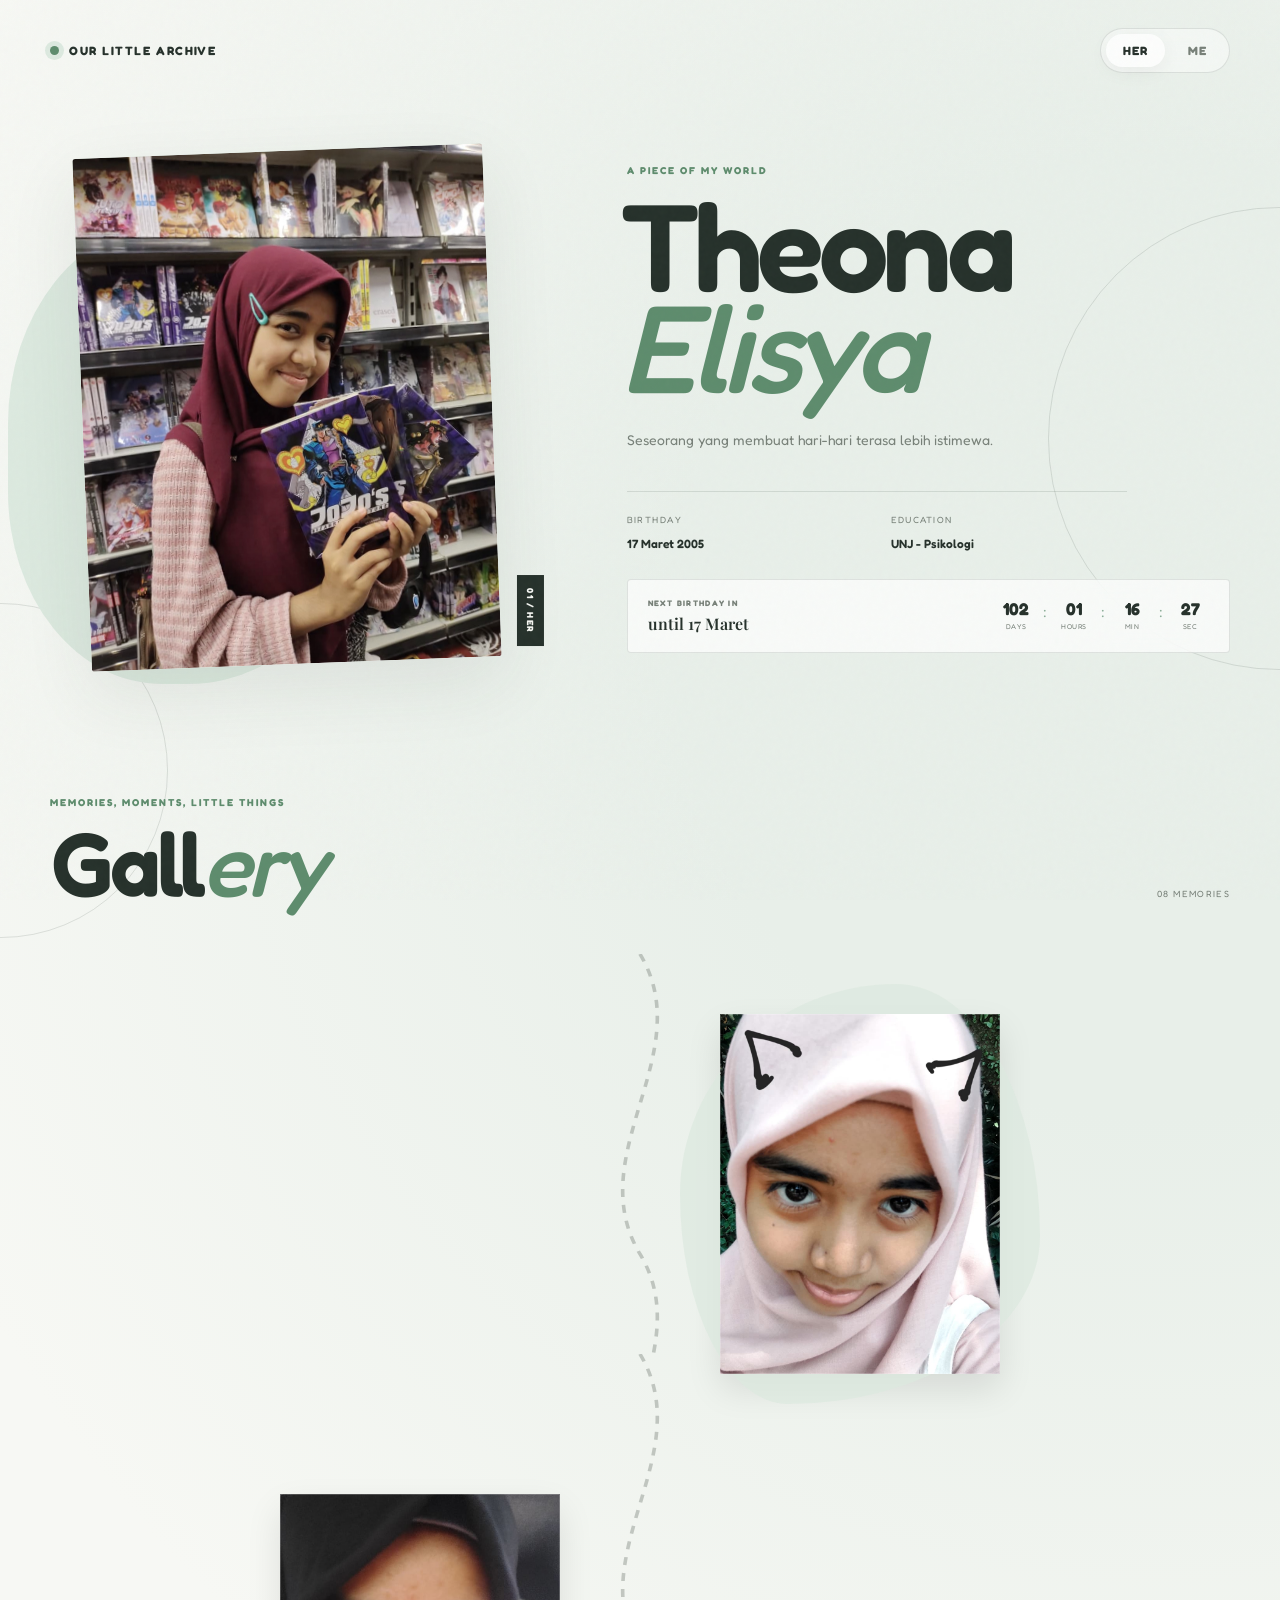
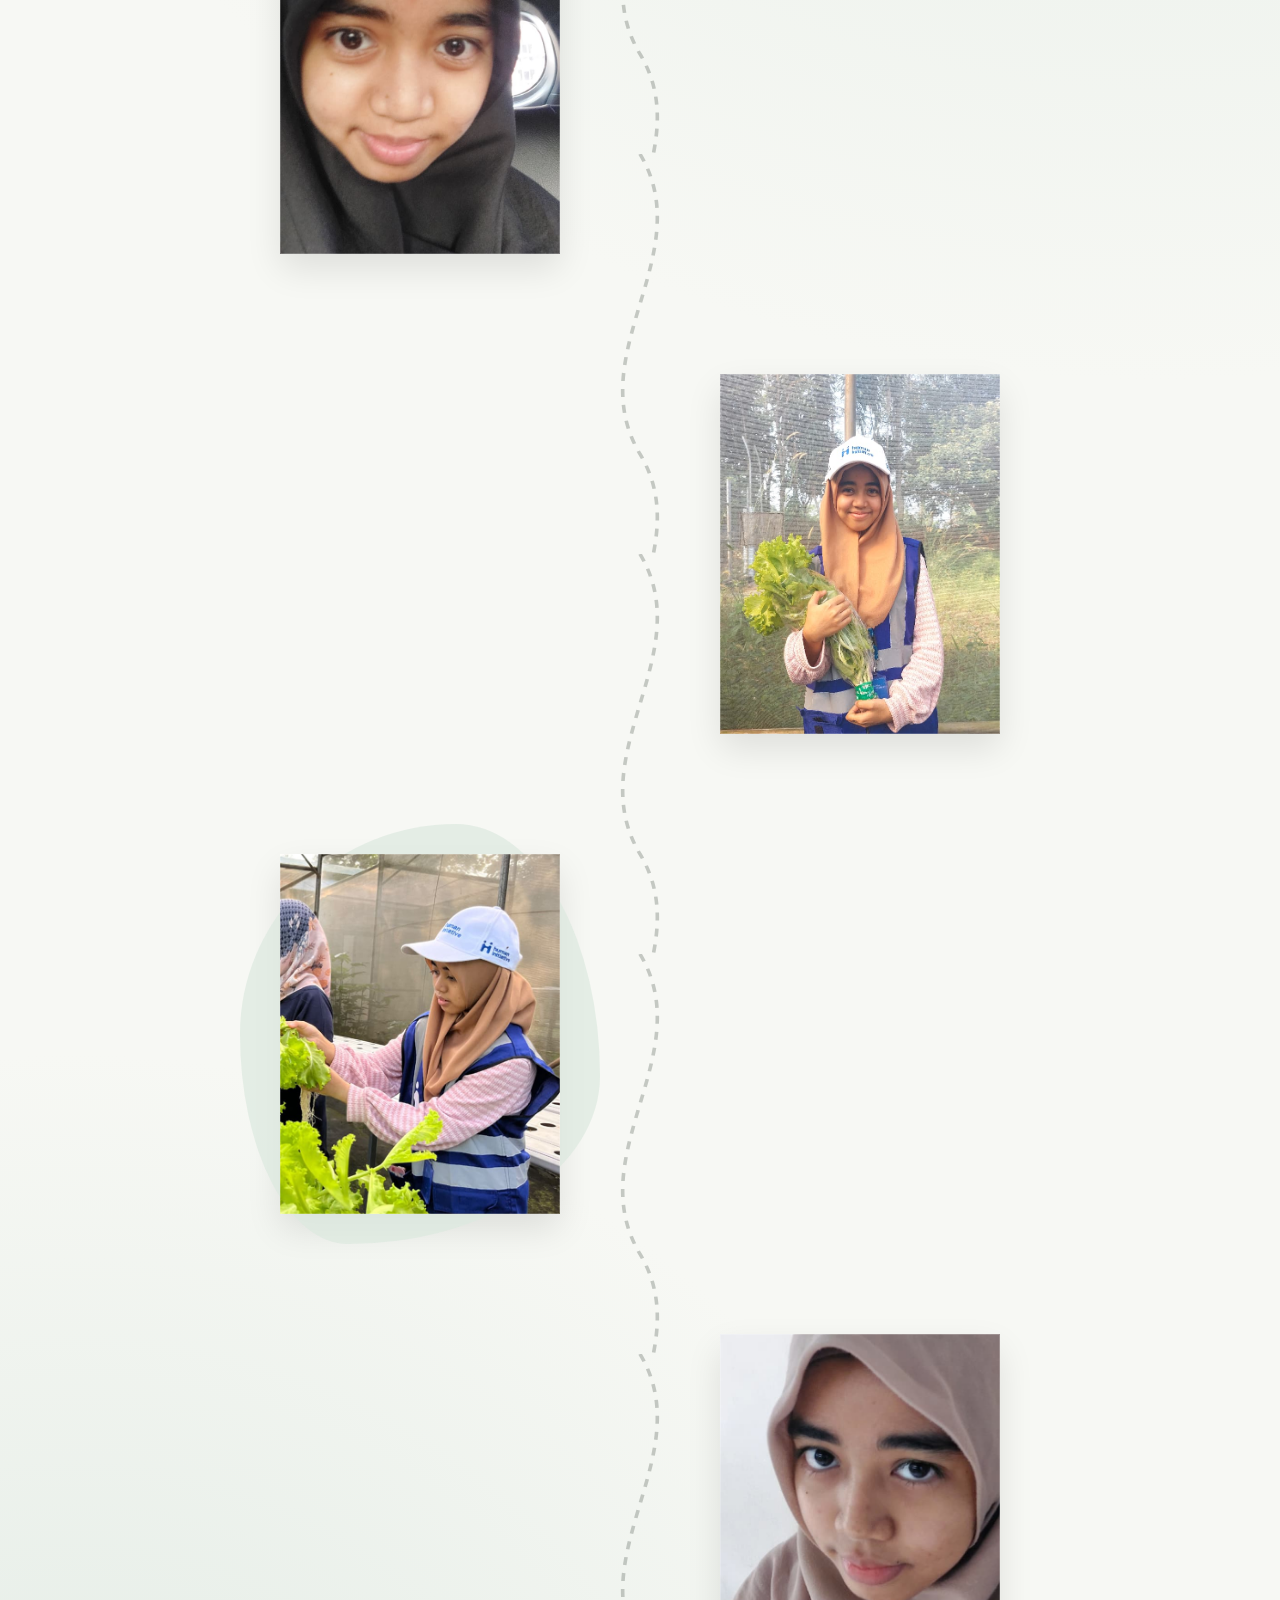
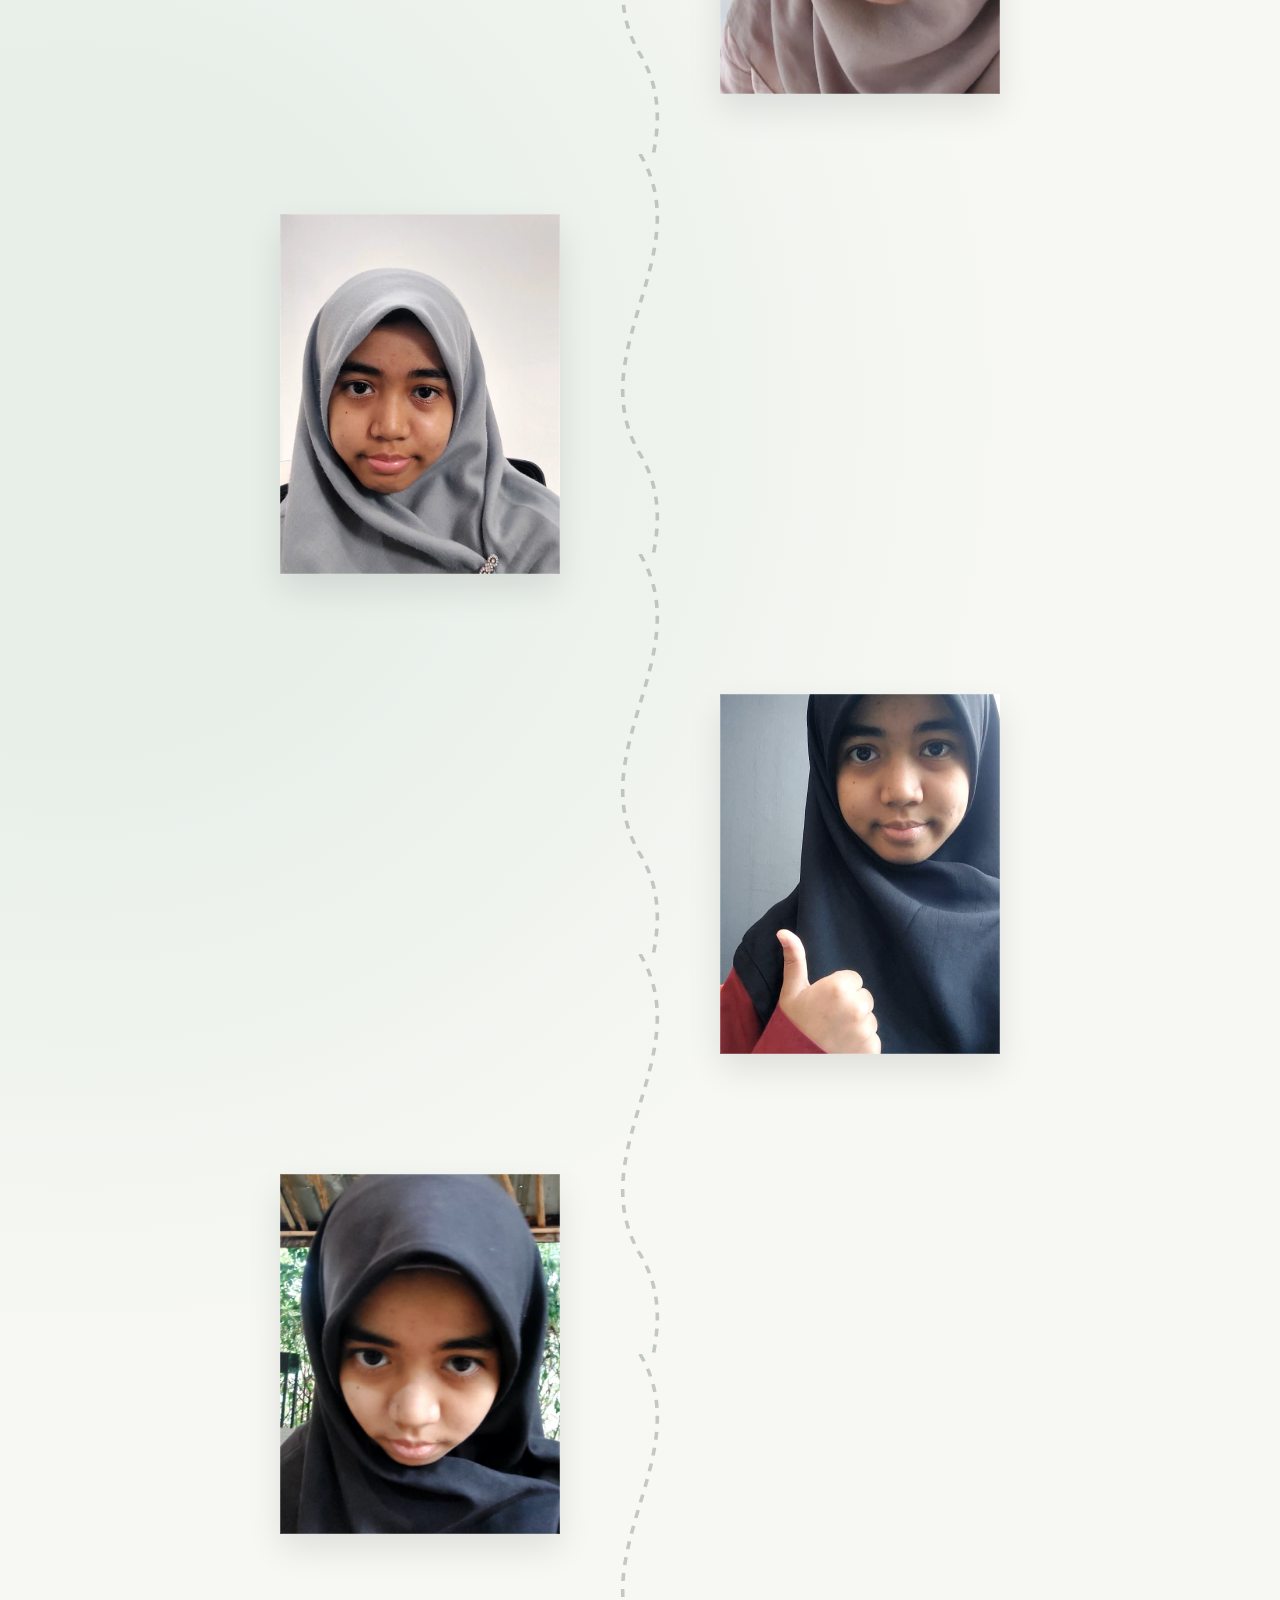
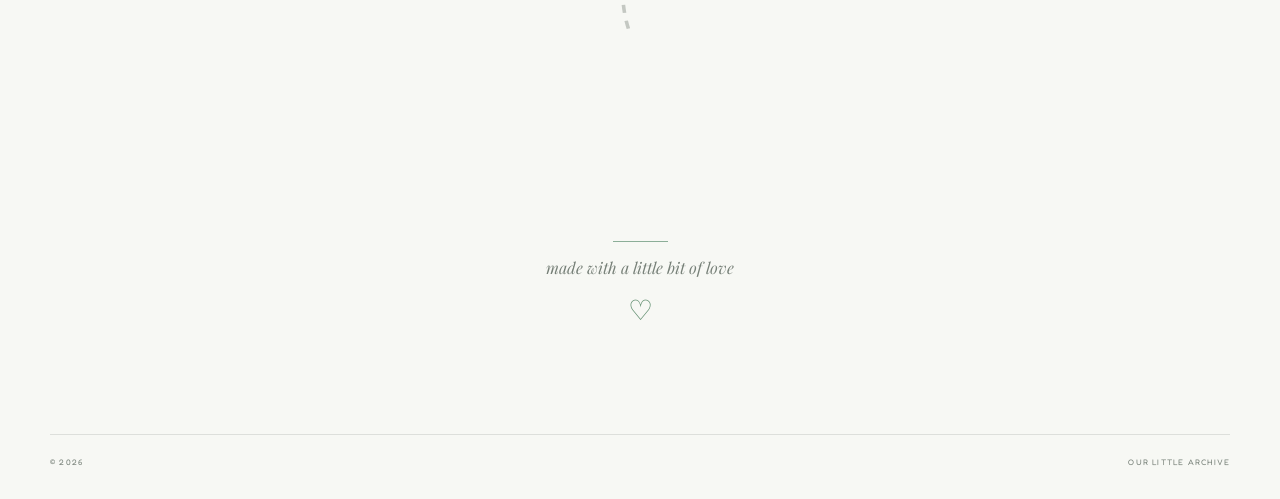
<file: index.html>
<!DOCTYPE html>
<html lang="id">
<head>
  <meta charset="UTF-8" />
  <meta name="viewport" content="width=device-width, initial-scale=1.0" />
  <meta name="description" content="A little gallery of someone special." />
  <title>Her — Our Little Gallery</title>

  <link rel="preconnect" href="https://fonts.googleapis.com">
  <link rel="preconnect" href="https://fonts.gstatic.com" crossorigin>
  <link href="https://fonts.googleapis.com/css2?family=Fredoka:wght@300..700&family=DM+Sans:wght@400;500;600;700&family=Playfair+Display:wght@500;600;700&display=swap" rel="stylesheet">
  <link rel="stylesheet" href="style.css" />
</head>

<body class="theme-green" data-birthday="2005-03-17T00:00:00">
  <div class="noise"></div>

  <header class="topbar">
    <a class="brand" href="index.html">
      <span class="brand-dot"></span>
      our little archive
    </a>

    <nav class="page-nav" aria-label="Navigasi halaman">
      <a class="nav-link active" href="index.html">Her</a>
      <a class="nav-link" href="me.html">Me</a>
    </nav>
  </header>

  <main>
    <section class="hero section-reveal">
      <div class="hero-photo-wrap">
        <div class="photo-frame hero-photo">
          <img src="images/partner/hero.jpg" alt="Foto utama" />
          <div class="image-fallback">YOUR<br>PHOTO</div>
        </div>
        <span class="photo-tag">01 / HER</span>
      </div>

      <div class="hero-content">
        <p class="eyebrow">a piece of my world</p>
        <h1>Theona <em>Elisya</em></h1>
        <p class="hero-description">
          Seseorang yang membuat hari-hari terasa lebih istimewa.
        </p>

        <div class="details">
          <div class="detail">
            <span>Birthday</span>
            <strong>17 Maret 2005</strong>
          </div>
          <div class="detail">
            <span>Education</span>
            <strong>UNJ - Psikologi</strong>
          </div>
        </div>

        <div class="countdown-card">
          <div>
            <span class="countdown-label">next birthday in</span>
            <strong id="countdown-title">Counting the days...</strong>
          </div>
          <div class="countdown" id="countdown">
            <div><b data-unit="days">00</b><span>days</span></div>
            <i>:</i>
            <div><b data-unit="hours">00</b><span>hours</span></div>
            <i>:</i>
            <div><b data-unit="minutes">00</b><span>min</span></div>
            <i>:</i>
            <div><b data-unit="seconds">00</b><span>sec</span></div>
          </div>
        </div>
      </div>
    </section>

    <section class="gallery-section">
      <div class="section-heading section-reveal">
        <div>
          <p class="eyebrow">memories, moments, little things</p>
          <h2>Gall<em>ery</em></h2>
        </div>
        <span class="gallery-count">08 memories</span>
      </div>

      <div class="gallery">
        <figure class="gallery-item item-tall section-reveal">
          <img src="images/partner/01.jpg" alt="Memory 01" loading="lazy">
          <figcaption><span>01</span><span>favorite frame</span></figcaption>
        </figure>

        <figure class="gallery-item item-wide section-reveal">
          <img src="images/partner/02.jpg" alt="Memory 02" loading="lazy">
          <figcaption><span>02</span><span>soft afternoon</span></figcaption>
        </figure>

        <figure class="gallery-item section-reveal">
          <img src="images/partner/03.jpg" alt="Memory 03" loading="lazy">
          <figcaption><span>03</span><span>little smile</span></figcaption>
        </figure>

        <figure class="gallery-item item-tall section-reveal">
          <img src="images/partner/04.jpg" alt="Memory 04" loading="lazy">
          <figcaption><span>04</span><span>somewhere with you</span></figcaption>
        </figure>

        <figure class="gallery-item item-wide section-reveal">
          <img src="images/partner/05.jpg" alt="Memory 05" loading="lazy">
          <figcaption><span>05</span><span>another day</span></figcaption>
        </figure>

        <figure class="gallery-item section-reveal">
          <img src="images/partner/06.jpg" alt="Memory 06" loading="lazy">
          <figcaption><span>06</span><span>my favorite person</span></figcaption>
        </figure>

        <figure class="gallery-item section-reveal">
          <img src="images/partner/07.jpg" alt="Memory 06" loading="lazy">
          <figcaption><span>07</span><span>my gemesss</span></figcaption>
        </figure>

        <figure class="gallery-item section-reveal">
          <img src="images/partner/08.jpg" alt="Memory 06" loading="lazy">
          <figcaption><span>08</span><span>scary and cute</span></figcaption>
        </figure>
      </div>
    </section>

    <section class="closing section-reveal">
      <span class="closing-line"></span>
      <p>made with a little bit of love</p>
      <span class="closing-heart">♡</span>
    </section>
  </main>

  <footer class="footer">
    <span>© 2026</span>
    <span>our little archive</span>
  </footer>

  <script src="script.js"></script>
</body>
</html>
</file>
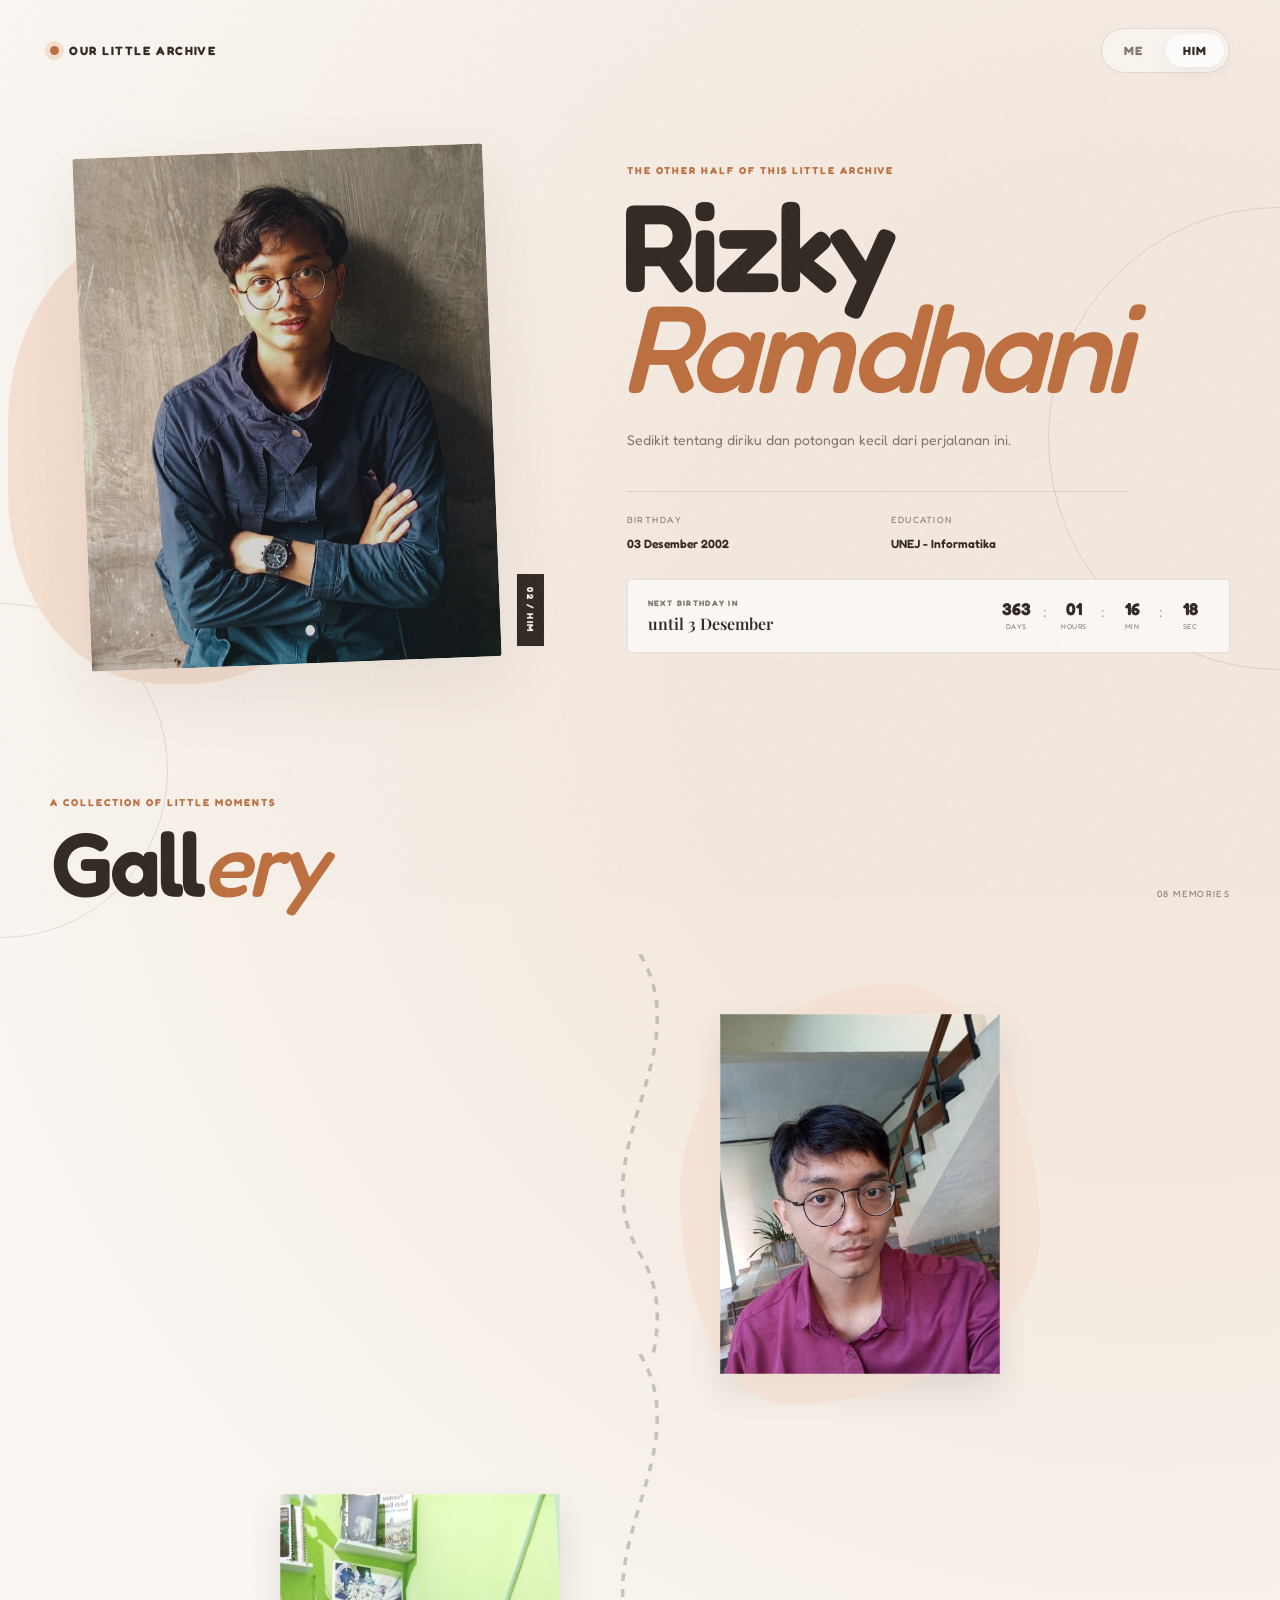
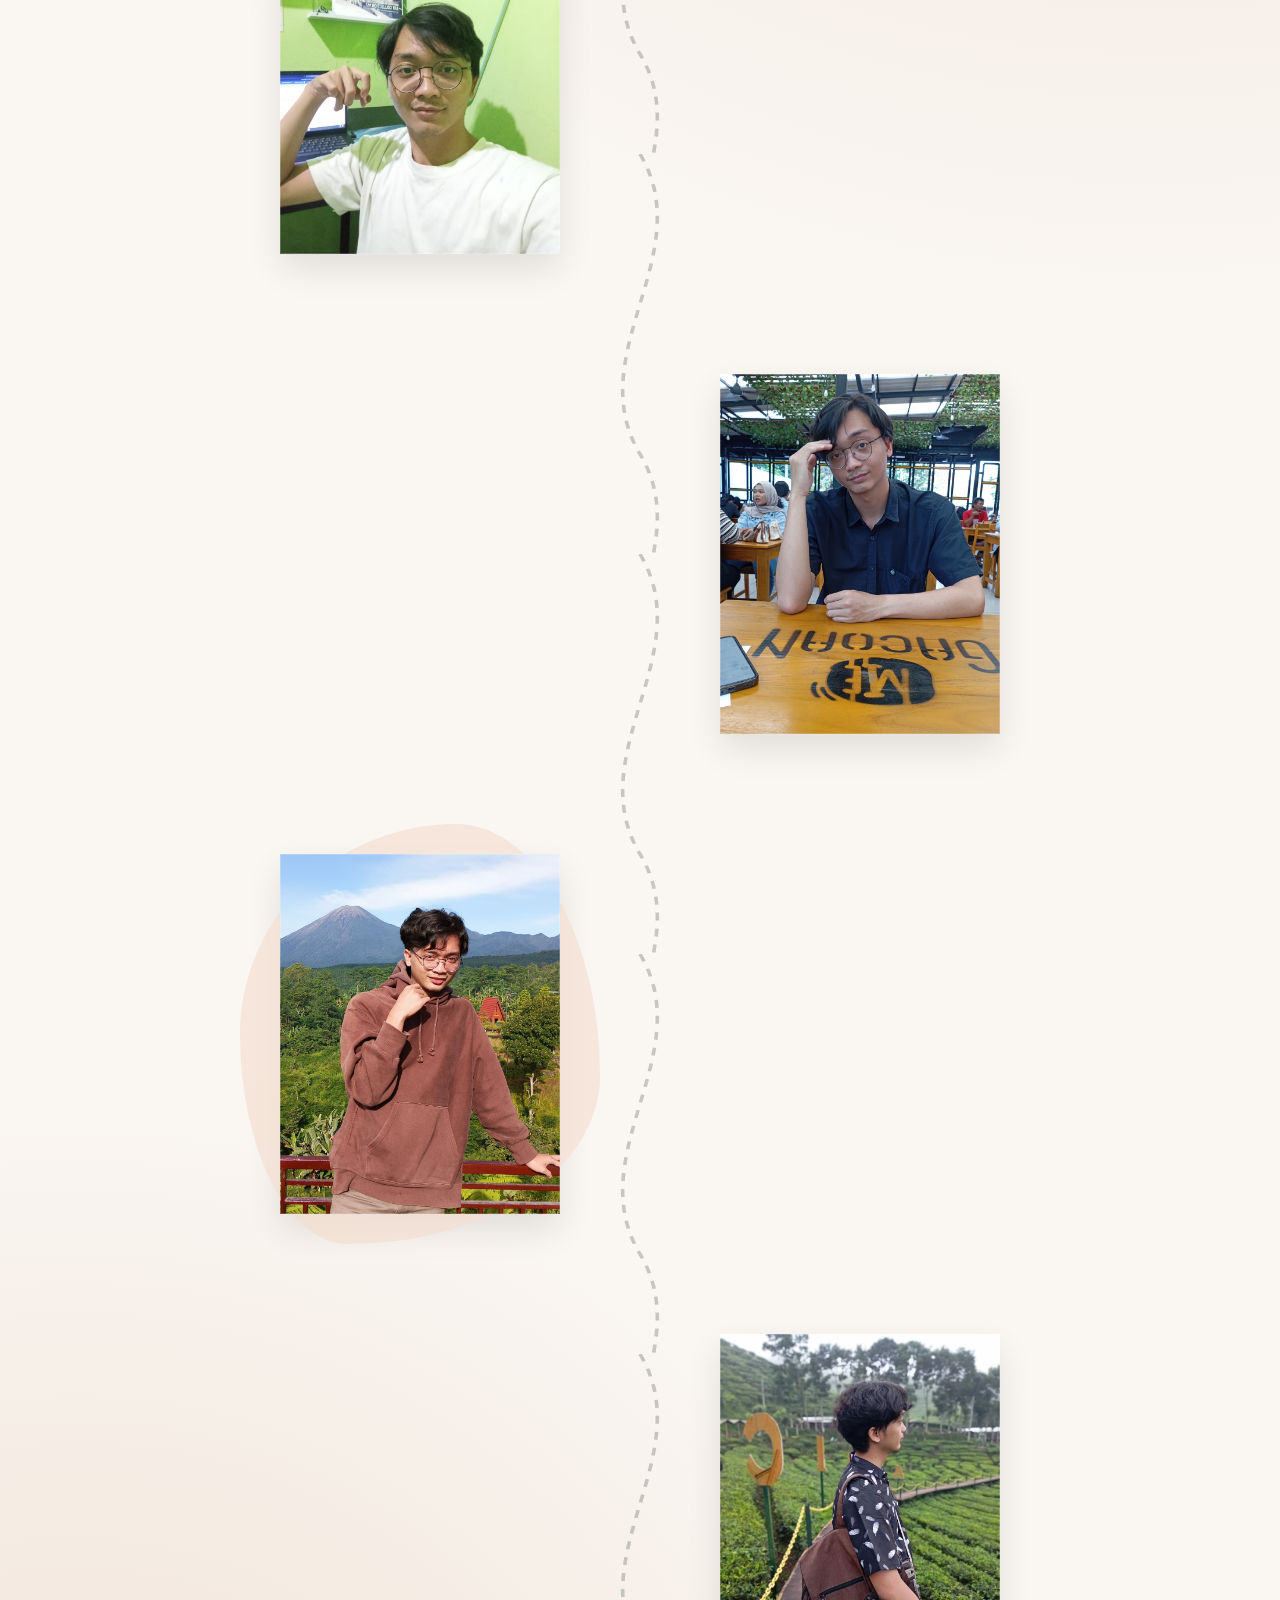
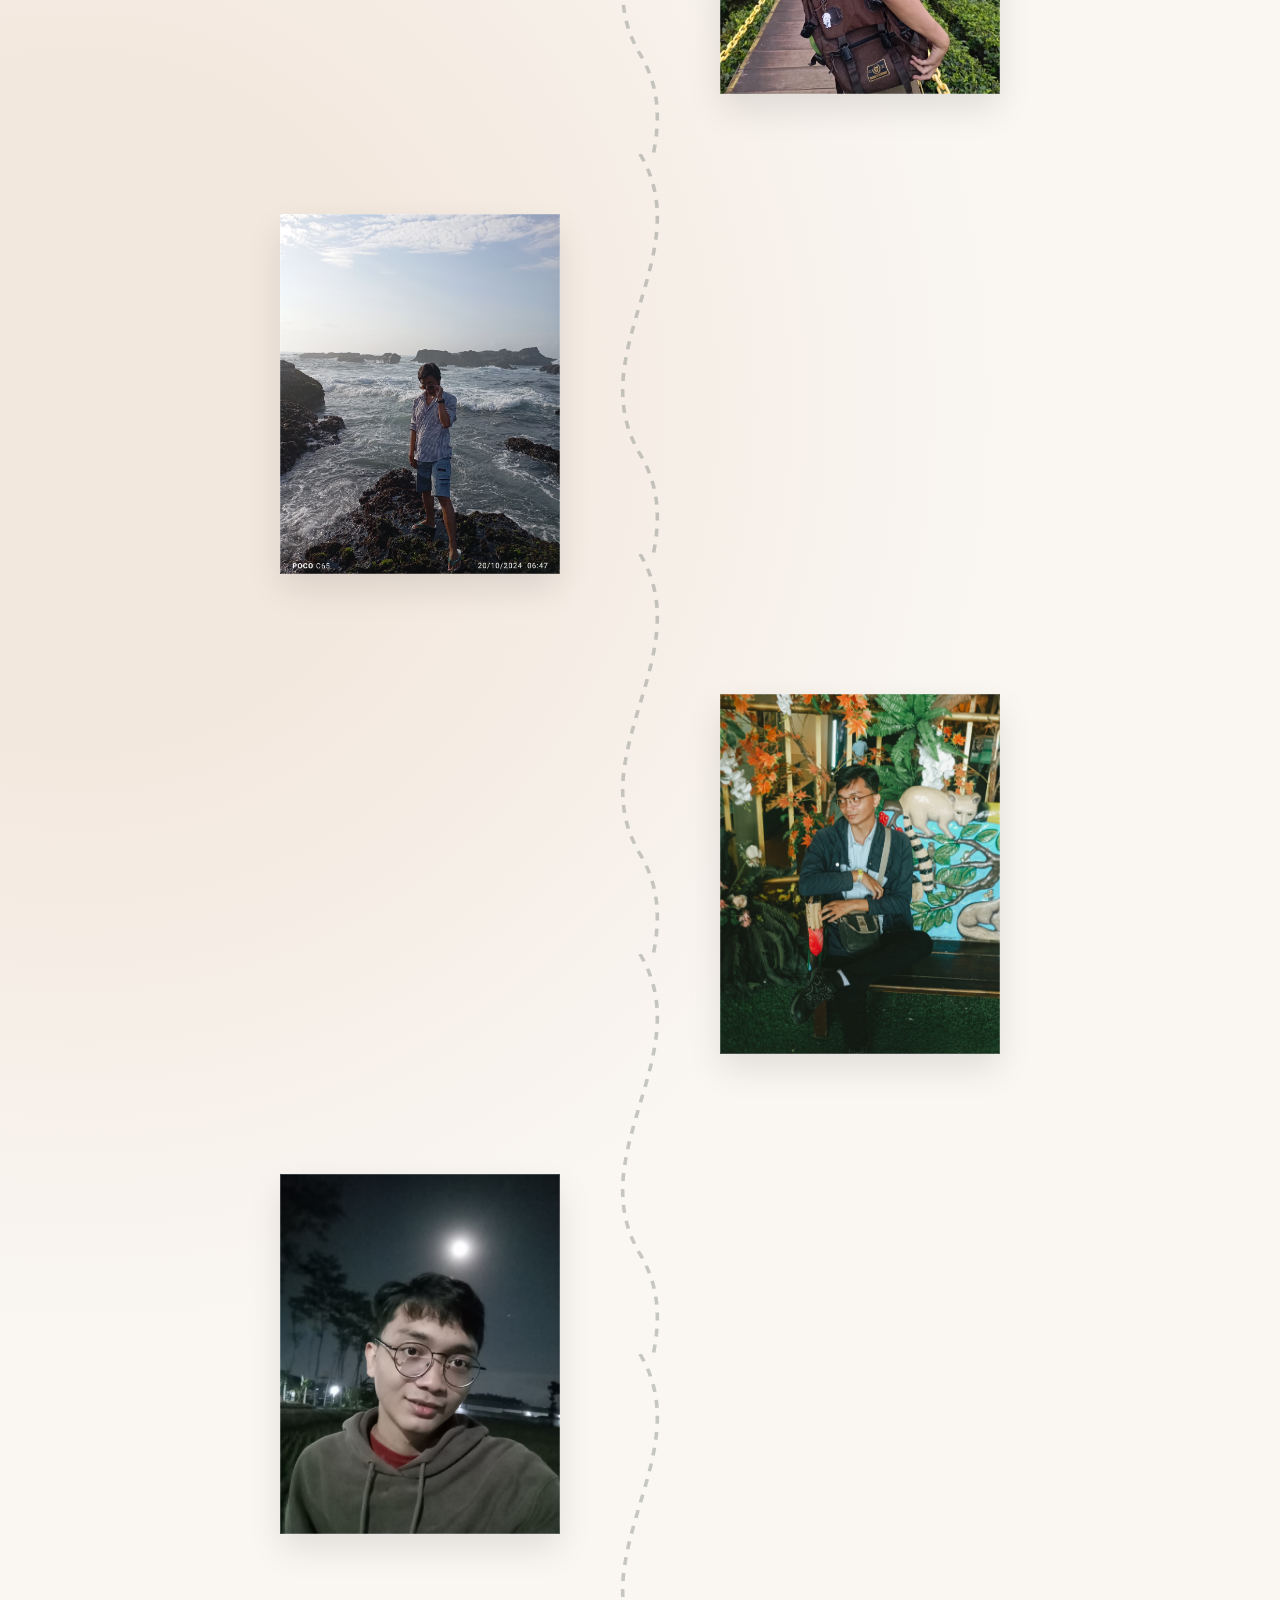
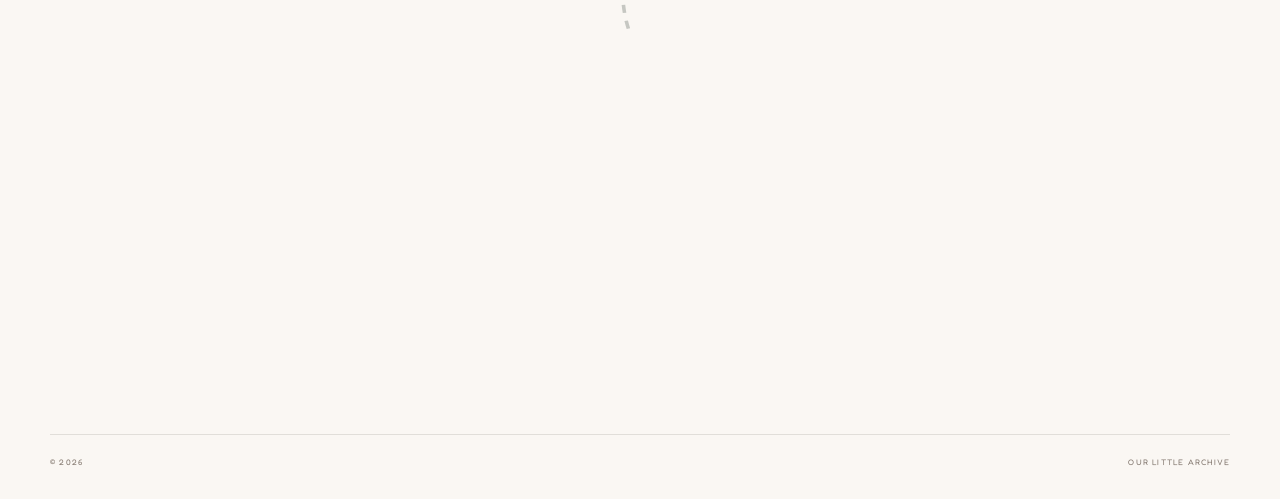
<file: me.html>
<!DOCTYPE html>
<html lang="id">
<head>
  <meta charset="UTF-8" />
  <meta name="viewport" content="width=device-width, initial-scale=1.0" />
  <meta name="description" content="A little gallery about me." />
  <title>Me — Our Little Gallery</title>

  <link rel="preconnect" href="https://fonts.googleapis.com">
  <link rel="preconnect" href="https://fonts.gstatic.com" crossorigin>
 <link href="https://fonts.googleapis.com/css2?family=Fredoka:wght@300..700&family=DM+Sans:wght@400;500;600;700&family=Playfair+Display:wght@500;600;700&display=swap" rel="stylesheet">
  <link rel="stylesheet" href="style.css" />
</head>

<body class="theme-orange" data-birthday="2002-12-03T00:00:00">
  <div class="noise"></div>

  <header class="topbar">
    <a class="brand" href="index.html">
      <span class="brand-dot"></span>
      our little archive
    </a>

    <nav class="page-nav" aria-label="Navigasi halaman">
      <a class="nav-link" href="index.html">Me</a>
      <a class="nav-link active" href="me.html">Him</a>
    </nav>
  </header>

  <main>
    <section class="hero section-reveal">
      <div class="hero-photo-wrap">
        <div class="photo-frame hero-photo">
          <img src="images/me/hero.jpg" alt="Foto utama" />
          <div class="image-fallback">YOUR<br>PHOTO</div>
        </div>
        <span class="photo-tag">02 / HIM</span>
      </div>

      <div class="hero-content">
        <p class="eyebrow">the other half of this little archive</p>
        <h1>Rizky <em>Ramdhani</em></h1>
        <p class="hero-description">
          Sedikit tentang diriku dan potongan kecil dari perjalanan ini.
        </p>

        <div class="details">
          <div class="detail">
            <span>Birthday</span>
            <strong>03 Desember 2002</strong>
          </div>
          <div class="detail">
            <span>Education</span>
            <strong>UNEJ - Informatika</strong>
          </div>
        </div>

        <div class="countdown-card">
          <div>
            <span class="countdown-label">next birthday in</span>
            <strong id="countdown-title">Counting the days...</strong>
          </div>
          <div class="countdown" id="countdown">
            <div><b data-unit="days">00</b><span>days</span></div>
            <i>:</i>
            <div><b data-unit="hours">00</b><span>hours</span></div>
            <i>:</i>
            <div><b data-unit="minutes">00</b><span>min</span></div>
            <i>:</i>
            <div><b data-unit="seconds">00</b><span>sec</span></div>
          </div>
        </div>
      </div>
    </section>

    <section class="gallery-section">
      <div class="section-heading section-reveal">
        <div>
          <p class="eyebrow">a collection of little moments</p>
          <h2>Gall<em>ery</em></h2>
        </div>
        <span class="gallery-count">08 memories</span>
      </div>

      <div class="gallery">
        <figure class="gallery-item item-wide section-reveal">
          <img src="images/me/01.jpg" alt="Memory 01" loading="lazy">
          <figcaption><span>01</span><span>one ordinary day</span></figcaption>
        </figure>

        <figure class="gallery-item item-tall section-reveal">
          <img src="images/me/02.jpg" alt="Memory 02" loading="lazy">
          <figcaption><span>02</span><span>good times</span></figcaption>
        </figure>

        <figure class="gallery-item section-reveal">
          <img src="images/me/03.jpg" alt="Memory 03" loading="lazy">
          <figcaption><span>03</span><span>just me</span></figcaption>
        </figure>

        <figure class="gallery-item item-wide section-reveal">
          <img src="images/me/04.jpg" alt="Memory 04" loading="lazy">
          <figcaption><span>04</span><span>somewhere else</span></figcaption>
        </figure>

        <figure class="gallery-item item-tall section-reveal">
          <img src="images/me/05.jpg" alt="Memory 05" loading="lazy">
          <figcaption><span>05</span><span>another memory</span></figcaption>
        </figure>

        <figure class="gallery-item section-reveal">
          <img src="images/me/06.jpg" alt="Memory 06" loading="lazy">
          <figcaption><span>06</span><span>keep this one</span></figcaption>
        </figure>

        <figure class="gallery-item section-reveal">
          <img src="images/me/07.jpg" alt="Memory 06" loading="lazy">
          <figcaption><span>07</span><span>be my bee</span></figcaption>
        </figure>
        <figure class="gallery-item section-reveal">
          <img src="images/me/08.jpg" alt="Memory 06" loading="lazy">
          <figcaption><span>08</span><span>moon</span></figcaption>
        </figure>
      </div>
    </section>

    <section class="closing section-reveal">
      <span class="closing-line"></span>
      <p>two pages, one little story</p>
      <span class="closing-heart">♡</span>
    </section>
  </main>

  <footer class="footer">
    <span>© 2026</span>
    <span>our little archive</span>
  </footer>

  <script src="script.js"></script>
</body>
</html>
</file>
<file: style.css>
/* =========================================================
   OUR LITTLE ARCHIVE
   Shared stylesheet for both pages
   ========================================================= */

:root {
  --bg: #f7f8f4;
  --surface: rgba(255,255,255,.68);
  --text: #26312b;
  --muted: #778078;
  --line: rgba(38,49,43,.12);
  --accent: #8cae98;
  --accent-strong: #5e8c6d;
  --accent-soft: #dce9df;
  --blob: #e8efe9;
  --shadow: 0 24px 70px rgba(40, 58, 46, .09);
}

.theme-orange {
  --bg: #faf7f3;
  --surface: rgba(255,255,255,.68);
  --text: #332a25;
  --muted: #82776e;
  --line: rgba(51,42,37,.12);
  --accent: #d89a6e;
  --accent-strong: #bd7040;
  --accent-soft: #f4dfd0;
  --blob: #f3e8de;
  --shadow: 0 24px 70px rgba(76, 52, 37, .09);
}

* {
  box-sizing: border-box;
  margin: 0;
  padding: 0;
}

html {
  scroll-behavior: smooth;
}

body {
  min-height: 100vh;
  background:
    radial-gradient(circle at 90% 12%, var(--blob) 0 10%, transparent 28%),
    radial-gradient(circle at 6% 68%, var(--blob) 0 9%, transparent 25%),
    var(--bg);
  color: var(--text);
  font-family: "Fredoka","DM Sans", sans-serif;
  overflow-x: hidden;
}

body::before,
body::after {
  content: "";
  position: fixed;
  z-index: -2;
  pointer-events: none;
  border: 1px solid var(--line);
  border-radius: 999px;
}

body::before {
  width: 36vw;
  height: 36vw;
  right: -18vw;
  top: 23vh;
}

body::after {
  width: 26vw;
  height: 26vw;
  left: -13vw;
  top: 67vh;
}

.noise {
  position: fixed;
  inset: 0;
  pointer-events: none;
  z-index: 100;
  opacity: .035;
  background-image: url("data:image/svg+xml,%3Csvg viewBox='0 0 180 180' xmlns='http://www.w3.org/2000/svg'%3E%3Cfilter id='n'%3E%3CfeTurbulence type='fractalNoise' baseFrequency='.9' numOctaves='4' stitchTiles='stitch'/%3E%3C/filter%3E%3Crect width='100%25' height='100%25' filter='url(%23n)' opacity='.65'/%3E%3C/svg%3E");
}

a {
  color: inherit;
  text-decoration: none;
}

.topbar {
  width: min(1180px, calc(100% - 48px));
  margin: 0 auto;
  padding: 28px 0;
  display: flex;
  align-items: center;
  justify-content: space-between;
  position: relative;
  z-index: 20;
}

.brand {
  display: flex;
  align-items: center;
  gap: 10px;
  font-size: 12px;
  font-weight: 700;
  letter-spacing: .13em;
  text-transform: uppercase;
}

.brand-dot {
  width: 9px;
  height: 9px;
  border-radius: 50%;
  background: var(--accent-strong);
  box-shadow: 0 0 0 5px var(--accent-soft);
}

.page-nav {
  display: flex;
  align-items: center;
  gap: 6px;
  padding: 5px;
  border: 1px solid var(--line);
  background: rgba(255,255,255,.45);
  backdrop-filter: blur(14px);
  border-radius: 999px;
}

.nav-link {
  position: relative;
  padding: 9px 17px;
  color: var(--muted);
  font-size: 12px;
  font-weight: 700;
  letter-spacing: .08em;
  text-transform: uppercase;
  border-radius: 999px;
  transition: .35s ease;
}

.nav-link:hover {
  color: var(--text);
}

.nav-link.active {
  color: var(--text);
  background: var(--surface);
  box-shadow: 0 5px 20px rgba(0,0,0,.05);
}

main {
  width: min(1180px, calc(100% - 48px));
  margin: 0 auto;
}

.hero {
  min-height: 660px;
  display: grid;
  grid-template-columns: minmax(330px, .88fr) 1.12fr;
  align-items: center;
  gap: clamp(50px, 8vw, 120px);
  padding: 50px 0 100px;
}

.hero-photo-wrap {
  position: relative;
  width: min(100%, 410px);
  justify-self: center;
}

.hero-photo-wrap::before {
  content: "";
  position: absolute;
  width: 90%;
  height: 90%;
  left: -18%;
  top: 14%;
  border-radius: 47% 53% 55% 45%;
  background: var(--accent-soft);
  z-index: -1;
  animation: floatBlob 8s ease-in-out infinite;
}

.photo-frame {
  position: relative;
  overflow: hidden;
  background: linear-gradient(135deg, var(--accent-soft), #e7e9e5);
  box-shadow: var(--shadow);
}

.hero-photo {
  aspect-ratio: 4 / 5;
  border-radius: 3px;
  transform: rotate(-2.2deg);
  transition: transform .6s cubic-bezier(.2,.8,.2,1);
}

.hero-photo-wrap:hover .hero-photo {
  transform: rotate(0deg) translateY(-8px);
}

.photo-frame img {
  width: 100%;
  height: 100%;
  object-fit: cover;
  display: block;
  transition: transform 1s cubic-bezier(.2,.8,.2,1);
}

.photo-frame:hover img {
  transform: scale(1.045);
}

.image-fallback {
  position: absolute;
  inset: 0;
  display: grid;
  place-items: center;
  text-align: center;
  color: var(--accent-strong);
  font-family: "Playfair Display", serif;
  font-size: 28px;
  line-height: 1.1;
  letter-spacing: .08em;
  background:
    radial-gradient(circle at 30% 30%, rgba(255,255,255,.7), transparent 35%),
    linear-gradient(135deg, var(--accent-soft), #e9ece8);
}

.photo-frame img:not([src=""]) + .image-fallback {
  display: none;
}

.photo-tag {
  position: absolute;
  right: -25px;
  bottom: 18px;
  padding: 8px 13px;
  background: var(--text);
  color: var(--bg);
  font-size: 9px;
  font-weight: 700;
  letter-spacing: .18em;
  transform: rotate(90deg);
  transform-origin: right bottom;
}

.hero-content {
  max-width: 610px;
}

.eyebrow {
  margin-bottom: 17px;
  color: var(--accent-strong);
  font-size: 10px;
  font-weight: 700;
  letter-spacing: .2em;
  line-height: 1.6;
  text-transform: uppercase;
}

h1,
h2 {
  font-family: "Fredoka","Playfair Display", serif;
  font-weight: 600;
  letter-spacing: -.045em;
}

h1 {
  font-size: clamp(70px, 10vw, 124px);
  line-height: .82;
  margin-left: -7px;
}

h1 em,
h2 em {
  color: var(--accent-strong);
  font-style: italic;
  font-weight: 500;
}

.hero-description {
  max-width: 480px;
  margin-top: 29px;
  color: var(--muted);
  font-size: 14px;
  line-height: 1.9;
}

.details {
  display: grid;
  grid-template-columns: repeat(2, minmax(130px, 1fr));
  gap: 28px;
  margin-top: 37px;
  padding-top: 22px;
  border-top: 1px solid var(--line);
  max-width: 500px;
}

.detail span {
  display: block;
  margin-bottom: 7px;
  color: var(--muted);
  font-size: 9px;
  letter-spacing: .16em;
  text-transform: uppercase;
}

.detail strong {
  font-size: 12px;
  font-weight: 600;
}

.countdown-card {
  display: flex;
  align-items: center;
  justify-content: space-between;
  gap: 24px;
  max-width: 610px;
  margin-top: 27px;
  padding: 18px 20px;
  border: 1px solid var(--line);
  background: var(--surface);
  backdrop-filter: blur(18px);
  border-radius: 4px;
}

.countdown-label {
  display: block;
  margin-bottom: 5px;
  color: var(--muted);
  font-size: 8px;
  font-weight: 700;
  letter-spacing: .16em;
  text-transform: uppercase;
}

.countdown-card strong {
  font-family: "Playfair Display", serif;
  font-size: 16px;
  font-weight: 600;
}

.countdown {
  display: flex;
  align-items: center;
  gap: 8px;
}

.countdown div {
  text-align: center;
  min-width: 38px;
}

.countdown b {
  display: block;
  font-size: 17px;
  font-weight: 700;
  line-height: 1;
}

.countdown span {
  display: block;
  margin-top: 5px;
  color: var(--muted);
  font-size: 7px;
  text-transform: uppercase;
  letter-spacing: .08em;
}

.countdown i {
  color: var(--accent);
  font-style: normal;
  margin-top: -9px;
}

.gallery-section {
  padding: 30px 0 100px;
}

.section-heading {
  display: flex;
  justify-content: space-between;
  align-items: end;
  margin-bottom: 55px;
}

.section-heading h2 {
  font-size: clamp(55px, 8vw, 90px);
  line-height: .8;
}

.gallery-count {
  color: var(--muted);
  font-size: 9px;
  letter-spacing: .15em;
  text-transform: uppercase;
}

/* =========================================================
   GALERI LAYOUT: SCROLL RANTING / PATH ZIGZAG
   ========================================================= */

/* Wadah galeri dibuat relatif dengan garis meliuk di tengah */
.gallery {
  display: flex;
  flex-direction: column;
  gap: 120px;
  position: relative;
  padding: 60px 0 100px;
  max-width: 800px;
  margin: 0 auto;
}

/* Garis putus-putus meliuk di belakang foto */
.gallery::before {
  content: "";
  position: absolute;
  top: 0;
  bottom: 0;
  left: 50%;
  width: 120px;
  transform: translateX(-50%);
  pointer-events: none;
  z-index: 0;
  /* SVG Garis Kurva Zigzag Putus-putus */
  background-image: url("data:image/svg+xml,%3Csvg xmlns='http://www.w3.org/2000/svg' viewBox='0 0 100 400' preserveAspectRatio='none'%3E%3Cpath d='M 50 0 C 100 100, 0 200, 50 300 C 100 400, 0 500, 50 600' stroke='%23778078' stroke-width='3' stroke-dasharray='8 8' fill='none' opacity='0.4'/%3E%3C/svg%3E");
  background-repeat: repeat-y;
  background-size: 100% 400px;
}

/* Base style untuk item foto */
.gallery-item {
  position: relative;
  z-index: 1;
  width: min(280px, 70vw);
  height: 360px;
  margin: 0;
  border-radius: 8px;
  box-shadow: 0 15px 35px rgba(0, 0, 0, 0.1);
  transition: transform 0.5s cubic-bezier(0.2, 0.8, 0.2, 1);
}

/* Foto Ganjil (Kanan) */
.gallery-item:nth-child(odd) {
  align-self: flex-end;
  margin-right: 5%;
  transform: rotate(5deg);
}

/* Foto Genap (Kiri) */
.gallery-item:nth-child(even) {
  align-self: flex-start;
  margin-left: 5%;
  transform: rotate(-6deg);
}

/* Rotasi khusus per item agar terkesan acak/natural */
.gallery-item:nth-child(1) { transform: rotate(7deg); }
.gallery-item:nth-child(2) { transform: rotate(-5deg); }
.gallery-item:nth-child(3) { transform: rotate(4deg); }
.gallery-item:nth-child(4) { transform: rotate(-8deg); }
.gallery-item:nth-child(5) { transform: rotate(6deg); }
.gallery-item:nth-child(6) { transform: rotate(-4deg); }

/* Background organik (blob) di balik beberapa foto */
.gallery-item:nth-child(1)::before,
.gallery-item:nth-child(4)::before {
  content: "";
  position: absolute;
  inset: -30px -40px;
  background: var(--accent-soft);
  border-radius: 60% 40% 70% 30% / 50% 60% 40% 50%;
  z-index: -1;
  opacity: 0.7;
}

/* Hover Effect: Foto lurus kembali saat diarahkan kursor */
.gallery-item:hover {
  transform: rotate(0deg) scale(1.05) !important;
  z-index: 5;
}

/* ---------------------------------------------------------
   Penyesuaian Layar Smartphone / Mobile
   --------------------------------------------------------- */
@media (max-width: 650px) {
  .gallery {
    gap: 70px;
  }

  .gallery-item {
    width: 220px;
    height: 300px;
  }

  .gallery-item:nth-child(odd) {
    margin-right: 2%;
  }

  .gallery-item:nth-child(even) {
    margin-left: 2%;
  }
}
.gallery-item.item-tall {
  grid-row: span 4;
}

.gallery-item.item-wide {
  grid-column: span 8;
  grid-row: span 3;
}

.gallery-item:nth-child(2) {
  transform: translateY(75px);
}

.gallery-item:nth-child(4) {
  transform: translateY(50px);
}

.gallery-item:nth-child(5) {
  transform: translateY(-30px);
}

.gallery-item:nth-child(7) {
  transform: rotate(5deg);
}


.gallery-item:nth-child(8) {
  transform: rotate(-6deg);
}

.gallery-item img {
  width: 100%;
  height: 100%;
  object-fit: cover;
  display: block;
  transition: transform .8s cubic-bezier(.2,.8,.2,1), filter .5s ease;
}

.gallery-item:hover img {
  transform: scale(1.055);
  filter: saturate(1.06);
}

.gallery-item figcaption {
  position: absolute;
  inset: auto 0 0 0;
  display: flex;
  justify-content: space-between;
  align-items: center;
  padding: 15px 17px;
  color: white;
  font-size: 8px;
  font-weight: 700;
  letter-spacing: .14em;
  text-transform: uppercase;
  background: linear-gradient(transparent, rgba(0,0,0,.6));
  opacity: 0;
  transform: translateY(10px);
  transition: .4s ease;
}

.gallery-item:hover figcaption {
  opacity: 1;
  transform: translateY(0);
}

.gallery-item::after {
  content: "";
  position: absolute;
  inset: 0;
  border: 1px solid rgba(255,255,255,.2);
  pointer-events: none;
}

.closing {
  min-height: 300px;
  display: flex;
  flex-direction: column;
  align-items: center;
  justify-content: center;
  gap: 15px;
  color: var(--muted);
  text-align: center;
}

.closing-line {
  width: 55px;
  height: 1px;
  background: var(--accent);
}

.closing p {
  font-family: "Playfair Display", serif;
  font-size: 16px;
  font-style: italic;
}

.closing-heart {
  color: var(--accent-strong);
  font-size: 28px;
  animation: heartbeat 2.1s ease-in-out infinite;
}

.footer {
  width: min(1180px, calc(100% - 48px));
  margin: 0 auto;
  padding: 22px 0 32px;
  border-top: 1px solid var(--line);
  display: flex;
  justify-content: space-between;
  color: var(--muted);
  font-size: 8px;
  letter-spacing: .15em;
  text-transform: uppercase;
}

/* Scroll reveal */
.section-reveal {
  opacity: 0;
  transform: translateY(35px);
  transition:
    opacity .85s cubic-bezier(.2,.8,.2,1),
    transform .85s cubic-bezier(.2,.8,.2,1);
}

.section-reveal.is-visible {
  opacity: 1;
  transform: translateY(0);
}

.gallery-item.section-reveal:nth-child(2) {
  transition-delay: .08s;
}

.gallery-item.section-reveal:nth-child(3) {
  transition-delay: .16s;
}

.gallery-item.section-reveal:nth-child(4) {
  transition-delay: .08s;
}

.gallery-item.section-reveal:nth-child(5) {
  transition-delay: .16s;
}

.gallery-item.section-reveal:nth-child(6) {
  transition-delay: .24s;
}

@keyframes floatBlob {
  0%, 100% { transform: translate(0,0) rotate(0deg); }
  50% { transform: translate(12px,-15px) rotate(5deg); }
}

@keyframes heartbeat {
  0%, 100% { transform: scale(1); }
  8% { transform: scale(1.13); }
  18% { transform: scale(1); }
}

@media (max-width: 850px) {
  .hero {
    grid-template-columns: 1fr;
    gap: 70px;
    padding-top: 30px;
  }

  .hero-photo-wrap {
    width: min(72vw, 390px);
  }

  .hero-content {
    margin: 0 auto;
    width: 100%;
  }

  h1 {
    font-size: clamp(68px, 19vw, 105px);
  }

  .gallery {
    grid-template-columns: repeat(2, 1fr);
    grid-auto-rows: 270px;
  }

  .gallery-item,
  .gallery-item.item-wide,
  .gallery-item.item-tall {
    grid-column: span 1;
    grid-row: span 1;
  }

  .gallery-item:nth-child(n) {
    transform: none;
  }

  .gallery-item:nth-child(1),
  .gallery-item:nth-child(4) {
    grid-row: span 2;
  }

  .gallery-item:nth-child(2),
  .gallery-item:nth-child(5) {
    grid-row: span 2;
  }

  .gallery-item figcaption {
    opacity: 1;
    transform: none;
  }
}

@media (max-width: 560px) {
  .topbar,
  main,
  .footer {
    width: min(100% - 32px, 1180px);
  }

  .topbar {
    padding: 18px 0;
  }

  .brand {
    font-size: 9px;
  }

  .nav-link {
    padding: 8px 13px;
    font-size: 9px;
  }

  .hero {
    min-height: auto;
    padding: 35px 0 75px;
  }

  .hero-photo-wrap {
    width: 72%;
  }

  .photo-tag {
    right: -17px;
  }

  .hero-description {
    font-size: 13px;
  }

  .details {
    gap: 18px;
  }

  .countdown-card {
    align-items: flex-start;
    flex-direction: column;
  }

  .countdown {
    width: 100%;
    justify-content: space-between;
  }

  .gallery-section {
    padding-bottom: 50px;
  }

  .section-heading {
    margin-bottom: 32px;
    align-items: start;
    gap: 20px;
    flex-direction: column;
  }

  .gallery {
    gap: 12px;
    grid-auto-rows: 210px;
  }

  .gallery-item {
    min-height: 210px;
  }

  .footer {
    font-size: 7px;
  }
}

@media (prefers-reduced-motion: reduce) {
  html {
    scroll-behavior: auto;
  }

  *,
  *::before,
  *::after {
    animation: none !important;
    transition-duration: .01ms !important;
  }
}
</file>
